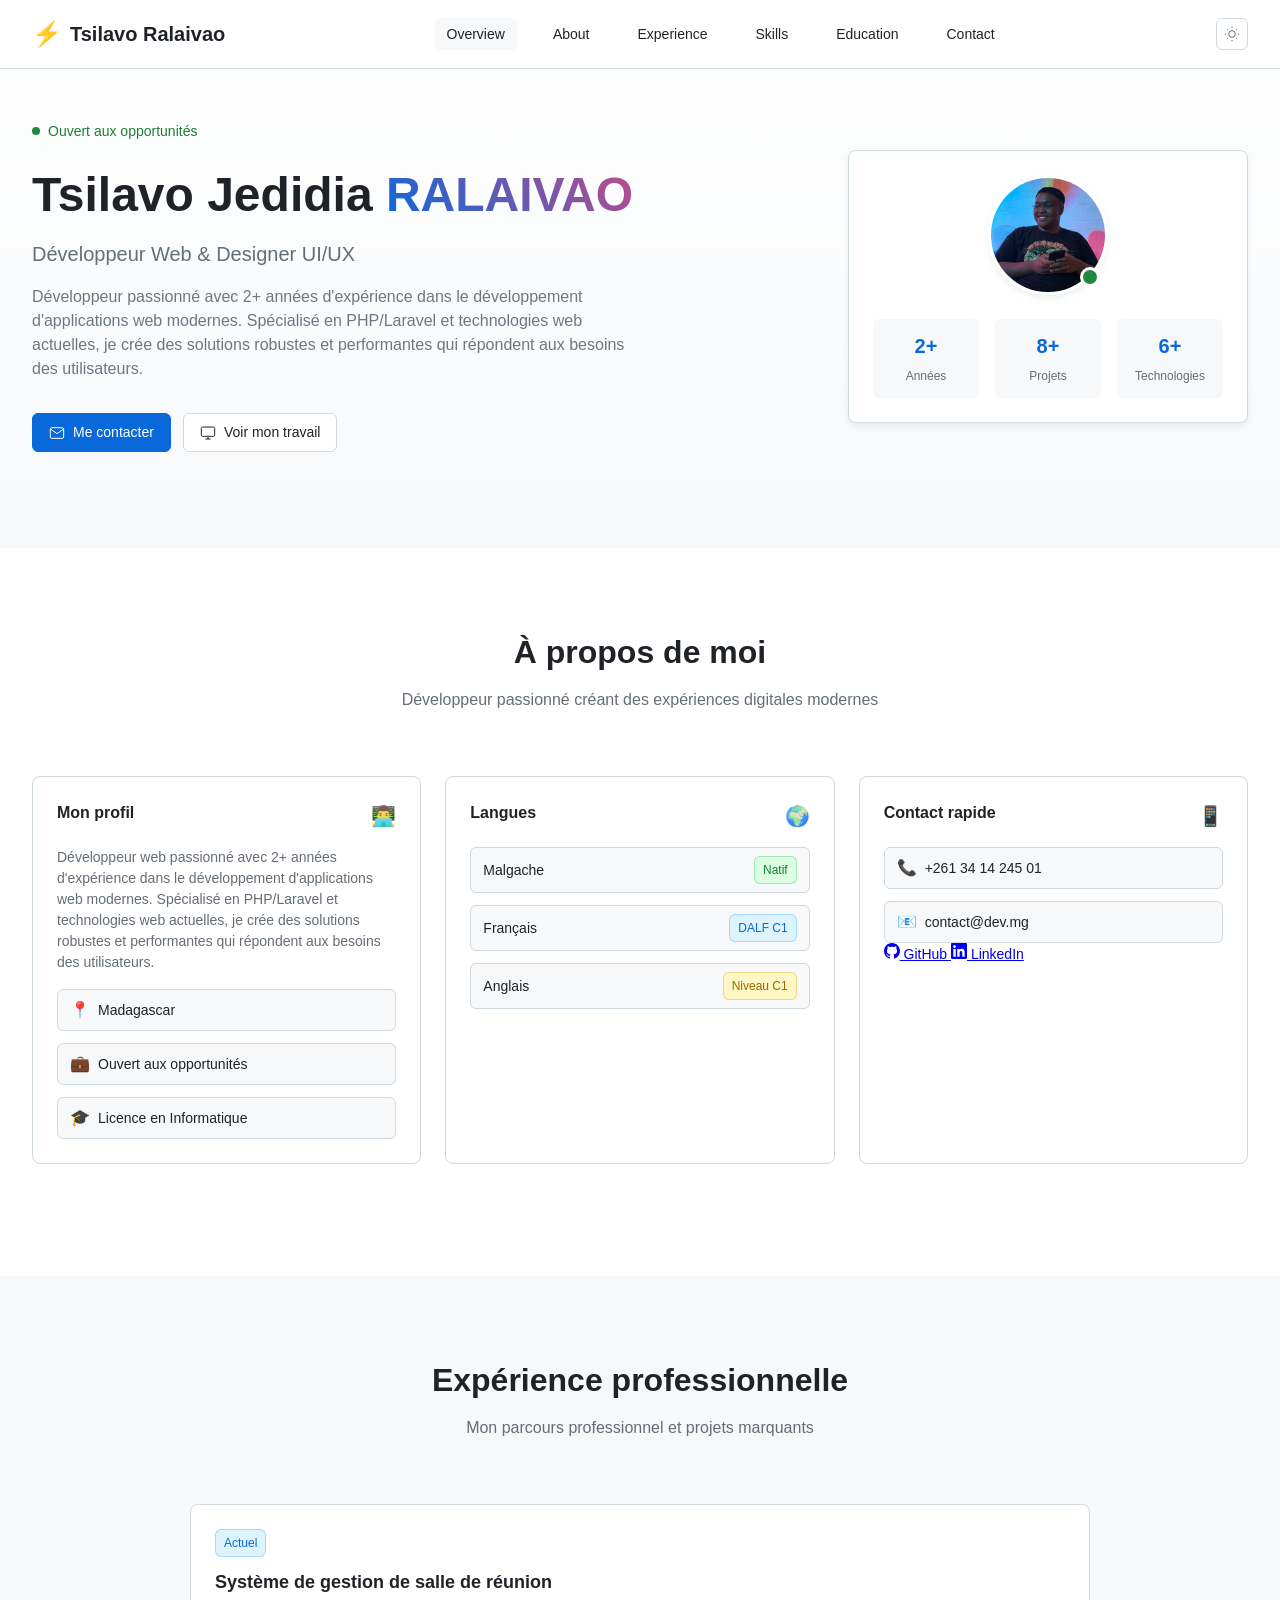
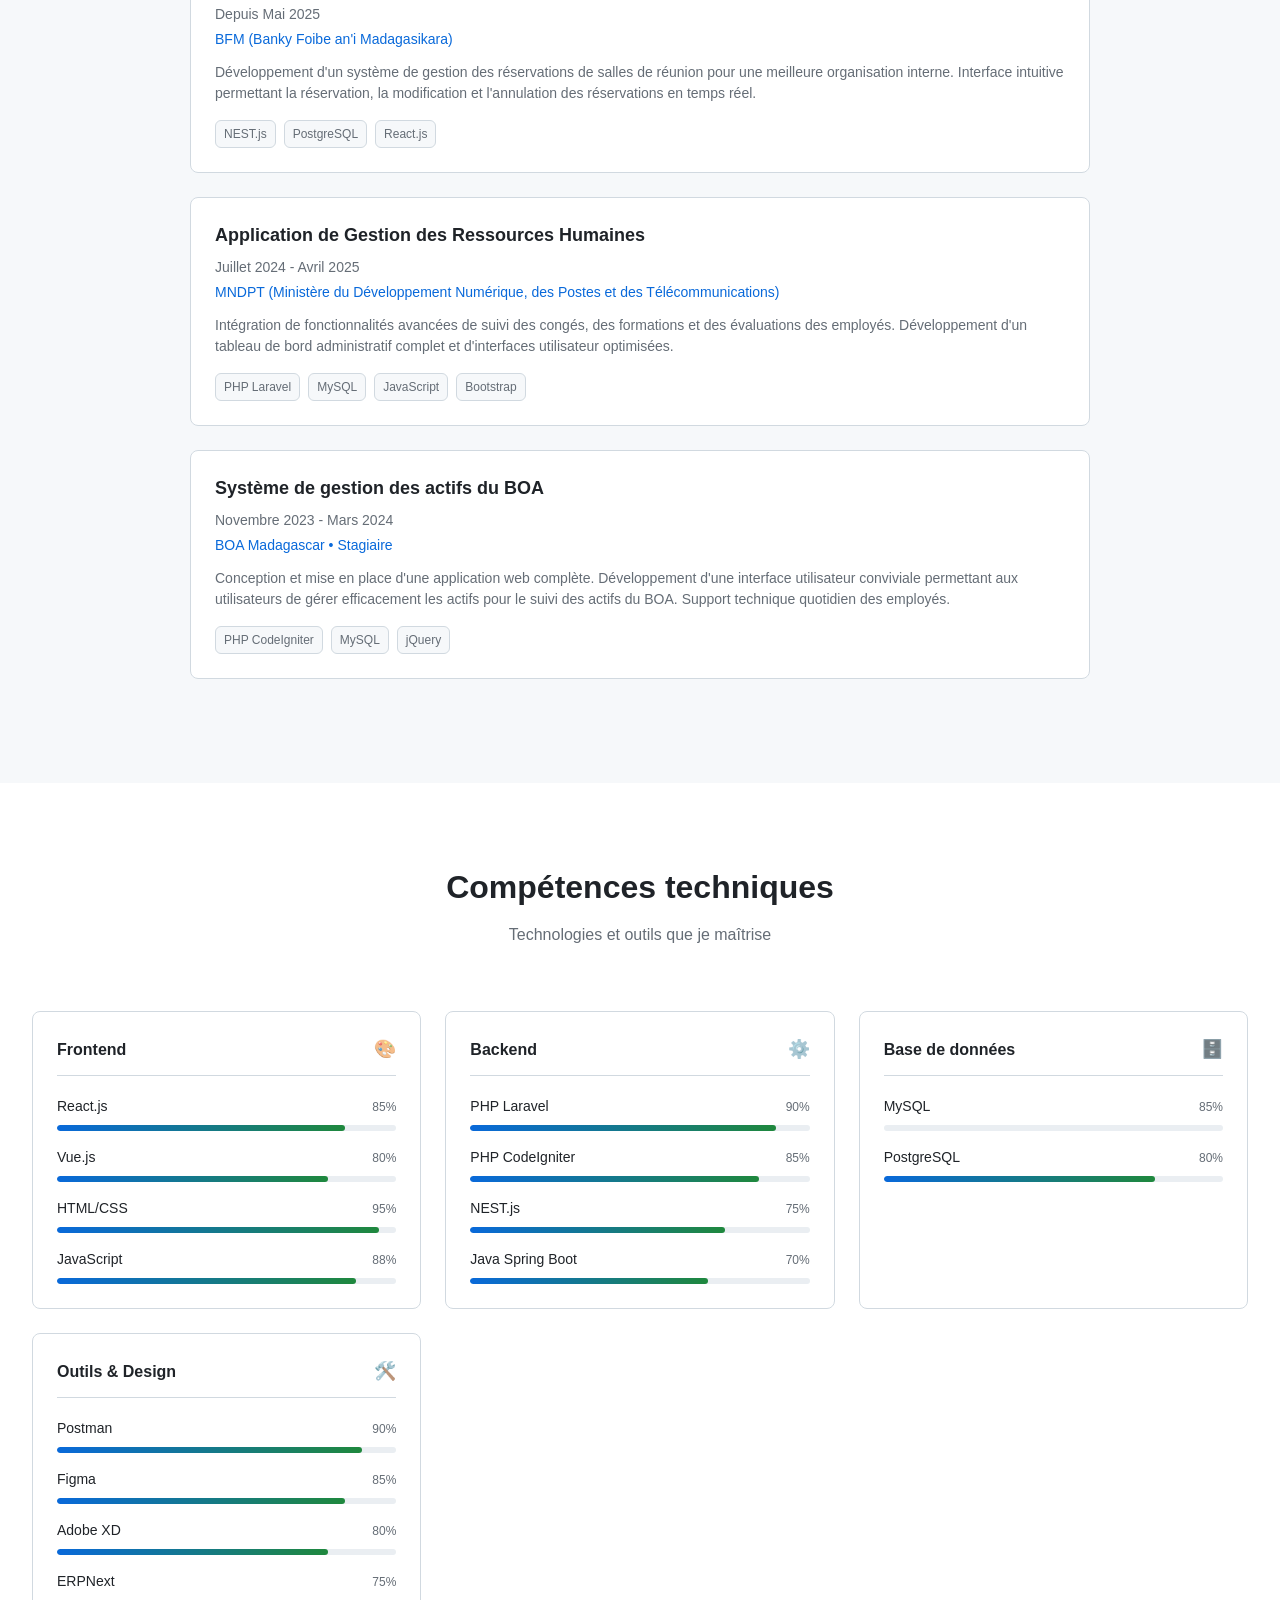
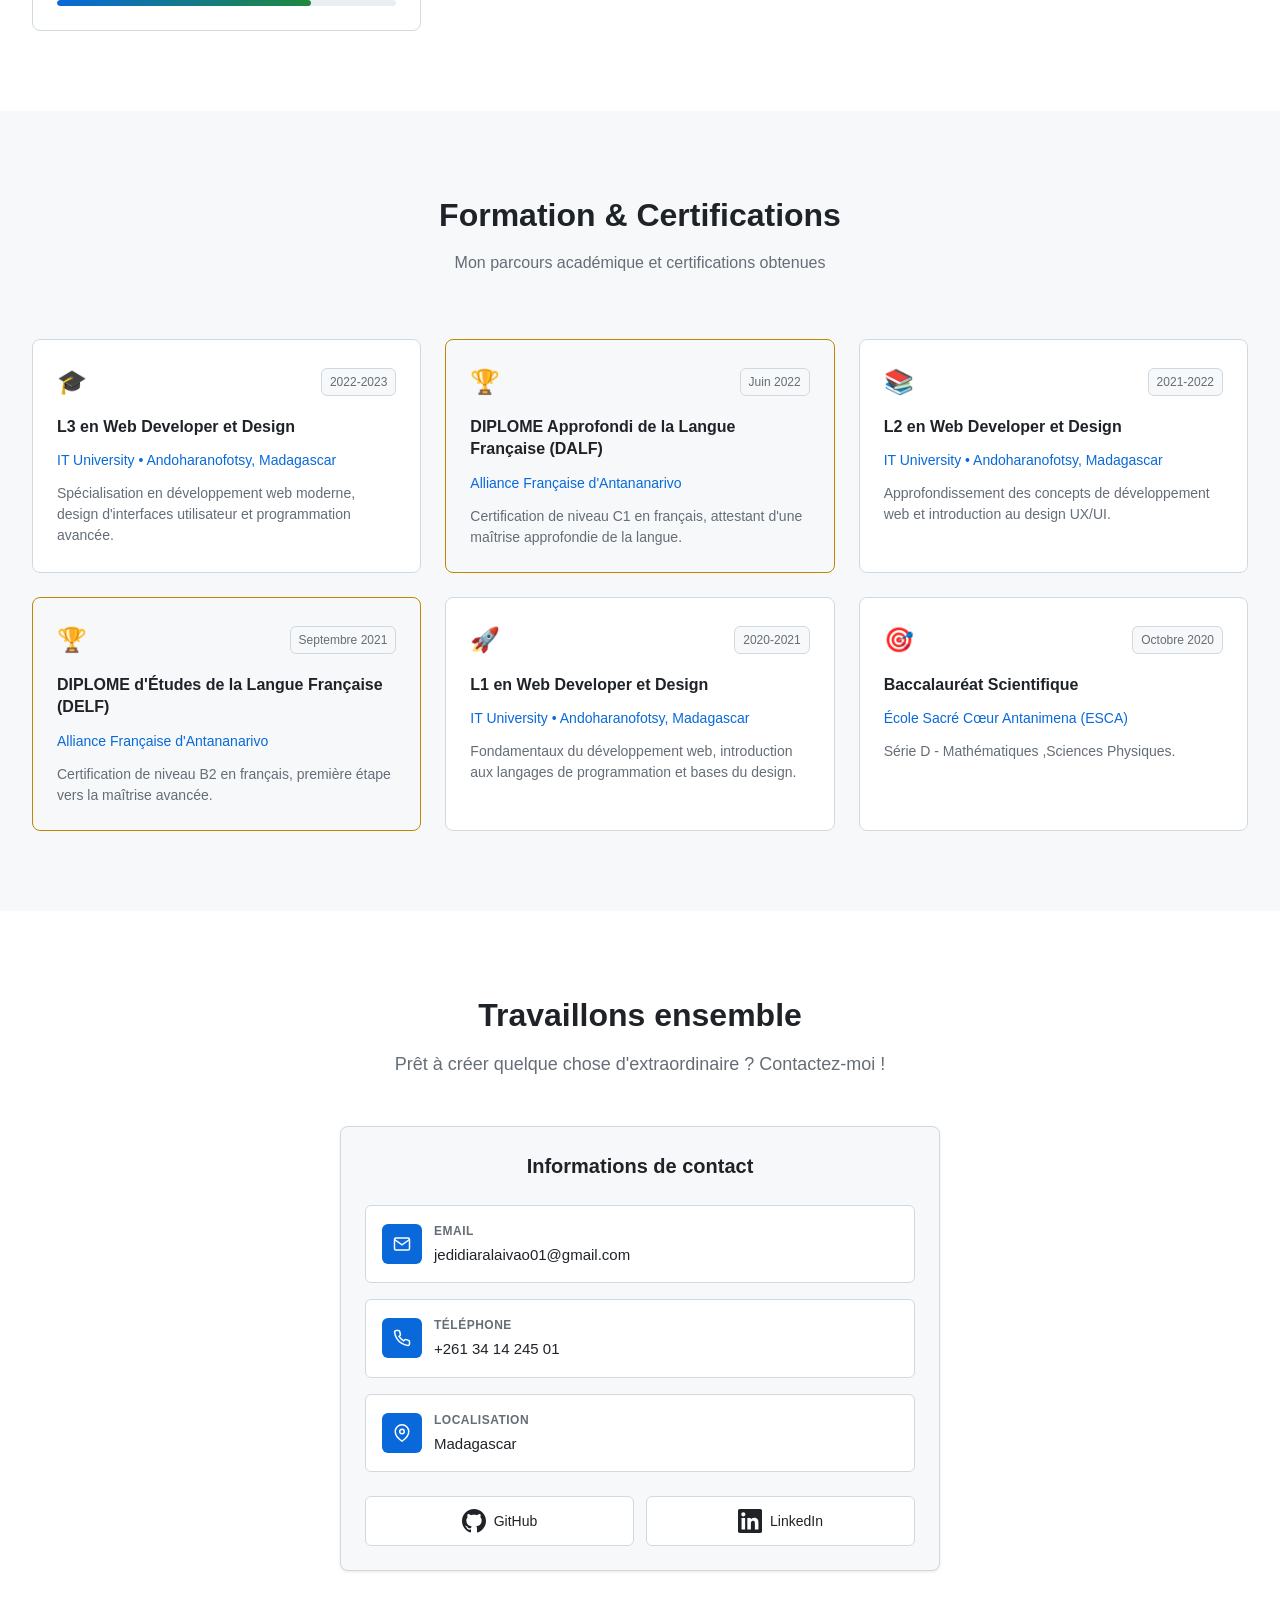
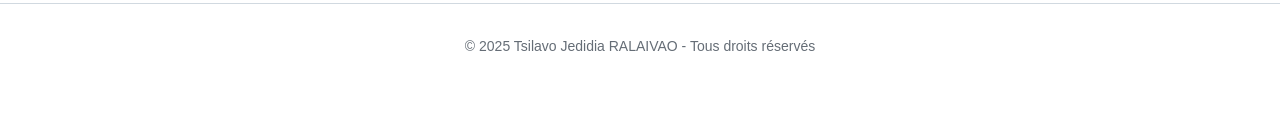
<file: index.html>
<!DOCTYPE html>
<html lang="fr">
<head>
    <meta charset="UTF-8">
    <meta name="viewport" content="width=device-width, initial-scale=1.0">
    
    <!-- Security Headers -->
    <meta http-equiv="Content-Security-Policy" content="default-src 'self'; script-src 'self' 'unsafe-inline' https://fonts.googleapis.com; style-src 'self' 'unsafe-inline' https://fonts.googleapis.com https://cdn.jsdelivr.net; font-src 'self' https://fonts.gstatic.com https://cdn.jsdelivr.net; img-src 'self' data: https:; connect-src 'self'; frame-ancestors 'none'; base-uri 'self'; form-action 'self';">
    <meta http-equiv="X-Content-Type-Options" content="nosniff">
    <meta http-equiv="X-Frame-Options" content="DENY">
    <meta http-equiv="X-XSS-Protection" content="1; mode=block">
    <meta http-equiv="Referrer-Policy" content="strict-origin-when-cross-origin">
    <meta http-equiv="Permissions-Policy" content="geolocation=(), microphone=(), camera=(), payment=(), usb=(), magnetometer=(), gyroscope=(), speaker=(), vibrate=(), fullscreen=(self)">
    
    <!-- SEO and Security -->
    <meta name="robots" content="index, follow, noarchive, nosnippet, noimageindex">
    <meta name="author" content="Tsilavo Jedidia RALAIVAO">
    <meta name="description" content="Portfolio sécurisé de Tsilavo Jedidia RALAIVAO - Développeur Web & Designer UI/UX">
    
    <title>Tsilavo Jedidia RALAIVAO - Web Developer</title>
    <link href="https://fonts.googleapis.com/css2?family=Inter:wght@300;400;500;600;700;800;900&family=SF+Pro+Display:wght@300;400;500;600;700;800;900&display=swap" rel="stylesheet">
    <link rel="stylesheet" href="styles.css">
</head>
<body>
    <!-- GitHub Style Navigation -->
    <nav class="navbar">
        <div class="nav-container">
            <a href="#hero" class="nav-brand">Tsilavo Ralaivao</a>
            <ul class="nav-menu">
                <li><a href="#hero" class="nav-link active">Overview</a></li>
                <li><a href="#about" class="nav-link">About</a></li>
                <li><a href="#experience" class="nav-link">Experience</a></li>
                <li><a href="#skills" class="nav-link">Skills</a></li>
                <li><a href="#formation" class="nav-link">Education</a></li>
                <li><a href="#contact" class="nav-link">Contact</a></li>
            </ul>
            <div class="nav-actions">
                <button class="theme-toggle" aria-label="Changer de thème">
                    <svg class="sun-icon" viewBox="0 0 24 24">
                        <circle cx="12" cy="12" r="5"/>
                        <path d="m12 1v2m0 18v2M4.22 4.22l1.42 1.42m12.72 12.72l1.42 1.42M1 12h2m18 0h2M4.22 19.78l1.42-1.42M18.36 5.64l1.42-1.42"/>
                    </svg>
                    <svg class="moon-icon" viewBox="0 0 24 24" style="display: none;">
                        <path d="M21 12.79A9 9 0 1 1 11.21 3 7 7 0 0 0 21 12.79z"/>
                    </svg>
                </button>
                <button class="mobile-menu-toggle" aria-label="Menu mobile">
                    <span></span>
                    <span></span>
                    <span></span>
                </button>
            </div>
        </div>
    </nav>

    <!-- GitHub Style Hero Section -->
        <section id="hero" class="hero">
        <div class="hero-container">
            <div class="profile-info">
                <div class="profile-badge">
                    Ouvert aux opportunités
                </div>
                <h1 class="profile-name">Tsilavo Jedidia <span class="gradient-text">RALAIVAO</span></h1>
                <p class="profile-title">Développeur Web & Designer UI/UX</p>
                <p class="profile-description">
                    Développeur passionné avec 2+ années d'expérience dans le développement d'applications web modernes. 
                    Spécialisé en PHP/Laravel et technologies web actuelles, je crée des solutions robustes et performantes 
                    qui répondent aux besoins des utilisateurs.
                </p>
                
                <div class="profile-actions">
                    <a href="#contact" class="btn btn-primary">
                        <svg width="16" height="16" viewBox="0 0 24 24" fill="none" stroke="currentColor" stroke-width="2">
                            <path d="M4 4h16c1.1 0 2 .9 2 2v12c0 1.1-.9 2-2 2H4c-1.1 0-2-.9-2-2V6c0-1.1.9-2 2-2z"/>
                            <polyline points="22,6 12,13 2,6"/>
                        </svg>
                        Me contacter
                    </a>
                    <a href="#experience" class="btn btn-secondary">
                        <svg width="16" height="16" viewBox="0 0 24 24" fill="none" stroke="currentColor" stroke-width="2">
                            <rect x="2" y="3" width="20" height="14" rx="2" ry="2"/>
                            <line x1="8" y1="21" x2="16" y2="21"/>
                            <line x1="12" y1="17" x2="12" y2="21"/>
                        </svg>
                        Voir mon travail
                    </a>
                </div>
            </div>

            <div class="profile-card">
                <div class="profile-avatar">
                    <img src="tsilavo-profile.jpg" alt="Tsilavo Jedidia RALAIVAO" class="avatar-image">
                    <div class="status-indicator"></div>
                </div>
                
                <div class="profile-stats">
                    <div class="stat-item">
                        <span class="stat-number">2+</span>
                        <span class="stat-label">Années</span>
                    </div>
                    <div class="stat-item">
                        <span class="stat-number">8+</span>
                        <span class="stat-label">Projets</span>
                    </div>
                    <div class="stat-item">
                        <span class="stat-number">6+</span>
                        <span class="stat-label">Technologies</span>
                    </div>
                </div>
                </div>
            </div>
        </section>

    <!-- About Section with GitHub Cards -->
    <section id="about" class="section">
        <div class="container">
            <div class="section-header">
                <h2>À propos de moi</h2>
                <p>Développeur passionné créant des expériences digitales modernes</p>
            </div>

            <div class="github-grid">
                <div class="github-card">
                        <div class="card-header">
                        <h3>Mon profil</h3>
                        <span class="card-emoji">👨‍💻</span>
                    </div>
                    <div class="card-content">
                        <p>Développeur web passionné avec 2+ années d'expérience dans le développement d'applications web modernes. Spécialisé en PHP/Laravel et technologies web actuelles, je crée des solutions robustes et performantes qui répondent aux besoins des utilisateurs.</p>
                        
                        <div class="quick-info">
                            <div class="info-item">
                                <span class="info-icon">📍</span>
                                <span>Madagascar</span>
                            </div>
                            <div class="info-item">
                                <span class="info-icon">💼</span>
                                <span>Ouvert aux opportunités</span>
                            </div>
                            <div class="info-item">
                                <span class="info-icon">🎓</span>
                                <span>Licence en Informatique</span>
                            </div>
                        </div>
                    </div>
                </div>

                <div class="github-card">
                    <div class="card-header">
                        <h3>Langues</h3>
                        <span class="card-emoji">🌍</span>
                    </div>
                    <div class="card-content">
                        <div class="language-list">
                            <div class="language-item">
                                <span class="language-name">Malgache</span>
                                <span class="language-level native">Natif</span>
                            </div>
                            <div class="language-item">
                                <span class="language-name">Français</span>
                                <span class="language-level advanced">DALF C1</span>
                            </div>
                            <div class="language-item">
                                <span class="language-name">Anglais</span>
                                <span class="language-level intermediate">Niveau C1</span>
                            </div>
                            </div>
                        </div>
                    </div>

                <div class="github-card">
                        <div class="card-header">
                        <h3>Contact rapide</h3>
                        <span class="card-emoji">📱</span>
                    </div>
                    <div class="card-content">
                        <div class="quick-info">
                            <div class="info-item">
                                <span class="info-icon">📞</span>
                                <span>+261 34 14 245 01</span>
                            </div>
                            <div class="info-item">
                                <span class="info-icon">📧</span>
                                <span>contact@dev.mg</span>
                            </div>
                        </div>
                        <div class="social-links">
                            <a href="https://github.com/jejew03" class="social-link">
                                <svg width="16" height="16" viewBox="0 0 24 24" fill="currentColor">
                                    <path d="M12 0c-6.626 0-12 5.373-12 12 0 5.302 3.438 9.8 8.207 11.387.599.111.793-.261.793-.577v-2.234c-3.338.726-4.033-1.416-4.033-1.416-.546-1.387-1.333-1.756-1.333-1.756-1.089-.745.083-.729.083-.729 1.205.084 1.839 1.237 1.839 1.237 1.07 1.834 2.807 1.304 3.492.997.107-.775.418-1.305.762-1.604-2.665-.305-5.467-1.334-5.467-5.931 0-1.311.469-2.381 1.236-3.221-.124-.303-.535-1.524.117-3.176 0 0 1.008-.322 3.301 1.23.957-.266 1.983-.399 3.003-.404 1.02.005 2.047.138 3.006.404 2.291-1.552 3.297-1.23 3.297-1.23.653 1.653.242 2.874.118 3.176.77.84 1.235 1.911 1.235 3.221 0 4.609-2.807 5.624-5.479 5.921.43.372.823 1.102.823 2.222v3.293c0 .319.192.694.801.576 4.765-1.589 8.199-6.086 8.199-11.386 0-6.627-5.373-12-12-12z"/>
                                </svg>
                                GitHub
                            </a>
                            <a href="https://www.linkedin.com/in/jedidia-ralaivao-bb278a279/" class="social-link">
                                <svg width="16" height="16" viewBox="0 0 24 24" fill="currentColor">
                                    <path d="M20.447 20.452h-3.554v-5.569c0-1.328-.027-3.037-1.852-3.037-1.853 0-2.136 1.445-2.136 2.939v5.667H9.351V9h3.414v1.561h.046c.477-.9 1.637-1.85 3.37-1.85 3.601 0 4.267 2.37 4.267 5.455v6.286zM5.337 7.433c-1.144 0-2.063-.926-2.063-2.065 0-1.138.92-2.063 2.063-2.063 1.14 0 2.064.925 2.064 2.063 0 1.139-.925 2.065-2.064 2.065zm1.782 13.019H3.555V9h3.564v11.452zM22.225 0H1.771C.792 0 0 .774 0 1.729v20.542C0 23.227.792 24 1.771 24h20.451C23.2 24 24 23.227 24 22.271V1.729C24 .774 23.2 0 22.222 0h.003z"/>
                                </svg>
                                LinkedIn
                            </a>
                        </div>
                    </div>
                </div>
            </div>
        </div>
    </section>

    <!-- Experience Section -->
    <section id="experience" class="section">
        <div class="container">
            <div class="section-header">
                <h2>Expérience professionnelle</h2>
                <p>Mon parcours professionnel et projets marquants</p>
            </div>

            <div class="experience-timeline">
                <div class="timeline-item">
                    <div class="timeline-marker">
                        <div class="marker-dot current"></div>
                    </div>
                    <div class="timeline-content">
                        <div class="timeline-badge current">Actuel</div>
                        <h3>Système de gestion de salle de réunion</h3>
                        <p class="timeline-period">Depuis Mai 2025</p>
                        <p class="timeline-company">BFM (Banky Foibe an'i Madagasikara)</p>
                        <p class="timeline-description">
                            Développement d'un système de gestion des réservations de salles de réunion pour une meilleure organisation interne. Interface intuitive permettant la réservation, la modification et l'annulation des réservations en temps réel.
                        </p>
                        <div class="timeline-tech">
                            <span class="tech-badge">NEST.js</span>
                            <span class="tech-badge">PostgreSQL</span>
                            <span class="tech-badge">React.js</span>
                        </div>
                    </div>
                </div>

                <div class="timeline-item">
                    <div class="timeline-marker">
                        <div class="marker-dot"></div>
                    </div>
                    <div class="timeline-content">
                        <h3>Application de Gestion des Ressources Humaines</h3>
                        <p class="timeline-period">Juillet 2024 - Avril 2025</p>
                        <p class="timeline-company">MNDPT (Ministère du Développement Numérique, des Postes et des Télécommunications)</p>
                        <p class="timeline-description">
                            Intégration de fonctionnalités avancées de suivi des congés, des formations et des évaluations des employés. Développement d'un tableau de bord administratif complet et d'interfaces utilisateur optimisées.
                        </p>
                        <div class="timeline-tech">
                            <span class="tech-badge">PHP Laravel</span>
                            <span class="tech-badge">MySQL</span>
                            <span class="tech-badge">JavaScript</span>
                            <span class="tech-badge">Bootstrap</span>
                        </div>
                    </div>
                </div>

                <div class="timeline-item">
                    <div class="timeline-marker">
                        <div class="marker-dot"></div>
                    </div>
                    <div class="timeline-content">
                        <h3>Système de gestion des actifs du BOA</h3>
                        <p class="timeline-period">Novembre 2023 - Mars 2024</p>
                        <p class="timeline-company">BOA Madagascar • Stagiaire</p>
                        <p class="timeline-description">
                            Conception et mise en place d'une application web complète. Développement d'une interface utilisateur conviviale permettant aux utilisateurs de gérer efficacement les actifs pour le suivi des actifs du BOA. Support technique quotidien des employés.
                        </p>
                        <div class="timeline-tech">
                            <span class="tech-badge">PHP CodeIgniter</span>
                            <span class="tech-badge">MySQL</span>
                            <span class="tech-badge">jQuery</span>
                        </div>
                    </div>
                </div>
            </div>
        </div>
    </section>

    <!-- Skills Section -->
    <section id="skills" class="section">
        <div class="container">
            <div class="section-header">
                <h2>Compétences techniques</h2>
                <p>Technologies et outils que je maîtrise</p>
            </div>

            <div class="skills-grid">
                <div class="skill-category-card">
                    <div class="category-header">
                        <h3>Frontend</h3>
                        <span class="category-icon">🎨</span>
                        </div>
                        <div class="skills-list">
                            <div class="skill-item">
                            <div class="skill-info">
                                <span class="skill-name">React.js</span>
                                <span class="skill-percentage">85%</span>
                            </div>
                            <div class="skill-bar">
                                <div class="skill-progress" style="width: 85%"></div>
                            </div>
                            </div>
                            <div class="skill-item">
                            <div class="skill-info">
                                <span class="skill-name">Vue.js</span>
                                <span class="skill-percentage">80%</span>
                            </div>
                            <div class="skill-bar">
                                <div class="skill-progress" style="width: 80%"></div>
                            </div>
                            </div>
                            <div class="skill-item">
                            <div class="skill-info">
                                <span class="skill-name">HTML/CSS</span>
                                <span class="skill-percentage">95%</span>
                            </div>
                            <div class="skill-bar">
                                <div class="skill-progress" style="width: 95%"></div>
                            </div>
                        </div>
                        <div class="skill-item">
                            <div class="skill-info">
                                <span class="skill-name">JavaScript</span>
                                <span class="skill-percentage">88%</span>
                    </div>
                            <div class="skill-bar">
                                <div class="skill-progress" style="width: 88%"></div>
                            </div>
                        </div>
                    </div>
                        </div>

                <div class="skill-category-card">
                    <div class="category-header">
                        <h3>Backend</h3>
                        <span class="category-icon">⚙️</span>
                    </div>
                    <div class="skills-list">
                        <div class="skill-item">
                            <div class="skill-info">
                                <span class="skill-name">PHP Laravel</span>
                                <span class="skill-percentage">90%</span>
                        </div>
                            <div class="skill-bar">
                                <div class="skill-progress" style="width: 90%"></div>
                            </div>
                                </div>
                        <div class="skill-item">
                            <div class="skill-info">
                                <span class="skill-name">PHP CodeIgniter</span>
                                <span class="skill-percentage">85%</span>
                            </div>
                            <div class="skill-bar">
                                <div class="skill-progress" style="width: 85%"></div>
                            </div>
                        </div>
                        <div class="skill-item">
                            <div class="skill-info">
                                <span class="skill-name">NEST.js</span>
                                <span class="skill-percentage">75%</span>
                    </div>
                            <div class="skill-bar">
                                <div class="skill-progress" style="width: 75%"></div>
                            </div>
                                </div>
                        <div class="skill-item">
                            <div class="skill-info">
                                <span class="skill-name">Java Spring Boot</span>
                                <span class="skill-percentage">70%</span>
                            </div>
                            <div class="skill-bar">
                                <div class="skill-progress" style="width: 70%"></div>
                            </div>
                        </div>
                    </div>
                </div>

                <div class="skill-category-card">
                    <div class="category-header">
                        <h3>Base de données</h3>
                        <span class="category-icon">🗄️</span>
                    </div>
                    <div class="skills-list">
                        <div class="skill-item">
                            <div class="skill-info">
                                <span class="skill-name">MySQL</span>
                                <span class="skill-percentage">85%</span>
            </div>
                            <div class="skill-bar">
                                <div class="skill-progress" style="width: 85%"></div>
                </div>
                        </div>
                        <div class="skill-item">
                            <div class="skill-info">
                                <span class="skill-name">PostgreSQL</span>
                                <span class="skill-percentage">80%</span>
                            </div>
                            <div class="skill-bar">
                                <div class="skill-progress" style="width: 80%"></div>
                            </div>
                            </div>
                        </div>
                    </div>
                    
                <div class="skill-category-card">
                    <div class="category-header">
                        <h3>Outils & Design</h3>
                        <span class="category-icon">🛠️</span>
                    </div>
                    <div class="skills-list">
                        <div class="skill-item">
                            <div class="skill-info">
                                <span class="skill-name">Postman</span>
                                <span class="skill-percentage">90%</span>
                            </div>
                            <div class="skill-bar">
                                <div class="skill-progress" style="width: 90%"></div>
                            </div>
                        </div>
                        <div class="skill-item">
                            <div class="skill-info">
                                <span class="skill-name">Figma</span>
                                <span class="skill-percentage">85%</span>
                            </div>
                            <div class="skill-bar">
                                <div class="skill-progress" style="width: 85%"></div>
                            </div>
                        </div>
                        <div class="skill-item">
                            <div class="skill-info">
                                <span class="skill-name">Adobe XD</span>
                                <span class="skill-percentage">80%</span>
                            </div>
                            <div class="skill-bar">
                                <div class="skill-progress" style="width: 80%"></div>
                    </div>
                        </div>
                        <div class="skill-item">
                            <div class="skill-info">
                                <span class="skill-name">ERPNext</span>
                                <span class="skill-percentage">75%</span>
                            </div>
                            <div class="skill-bar">
                                <div class="skill-progress" style="width: 75%"></div>
                            </div>
                        </div>
                    </div>
                </div>
            </div>
        </div>
    </section>

    <!-- Formation Section -->
    <section id="formation" class="section">
        <div class="container">
            <div class="section-header">
                <h2>Formation & Certifications</h2>
                <p>Mon parcours académique et certifications obtenues</p>
            </div>

            <div class="formation-grid">
                <div class="formation-card">
                    <div class="formation-header">
                        <div class="formation-icon">🎓</div>
                        <div class="formation-period">2022-2023</div>
                    </div>
                    <h3>L3 en Web Developer et Design</h3>
                    <p class="formation-school">IT University • Andoharanofotsy, Madagascar</p>
                    <p class="formation-description">
                        Spécialisation en développement web moderne, design d'interfaces utilisateur et programmation avancée.
                    </p>
                </div>

                <div class="formation-card highlight">
                    <div class="formation-header">
                        <div class="formation-icon">🏆</div>
                        <div class="formation-period">Juin 2022</div>
                    </div>
                    <h3>DIPLOME Approfondi de la Langue Française (DALF)</h3>
                    <p class="formation-school">Alliance Française d'Antananarivo</p>
                    <p class="formation-description">
                        Certification de niveau C1 en français, attestant d'une maîtrise approfondie de la langue.
                    </p>
                </div>

                <div class="formation-card">
                    <div class="formation-header">
                        <div class="formation-icon">📚</div>
                        <div class="formation-period">2021-2022</div>
                    </div>
                    <h3>L2 en Web Developer et Design</h3>
                    <p class="formation-school">IT University • Andoharanofotsy, Madagascar</p>
                    <p class="formation-description">
                        Approfondissement des concepts de développement web et introduction au design UX/UI.
                    </p>
                </div>

                <div class="formation-card highlight">
                    <div class="formation-header">
                        <div class="formation-icon">🏆</div>
                        <div class="formation-period">Septembre 2021</div>
                    </div>
                    <h3>DIPLOME d'Études de la Langue Française (DELF)</h3>
                    <p class="formation-school">Alliance Française d'Antananarivo</p>
                    <p class="formation-description">
                        Certification de niveau B2 en français, première étape vers la maîtrise avancée.
                    </p>
                </div>

                <div class="formation-card">
                    <div class="formation-header">
                        <div class="formation-icon">🚀</div>
                        <div class="formation-period">2020-2021</div>
                    </div>
                    <h3>L1 en Web Developer et Design</h3>
                    <p class="formation-school">IT University • Andoharanofotsy, Madagascar</p>
                    <p class="formation-description">
                        Fondamentaux du développement web, introduction aux langages de programmation et bases du design.
                    </p>
                </div>

                <div class="formation-card">
                    <div class="formation-header">
                        <div class="formation-icon">🎯</div>
                        <div class="formation-period">Octobre 2020</div>
                    </div>
                    <h3>Baccalauréat Scientifique</h3>
                    <p class="formation-school">École Sacré Cœur Antanimena (ESCA)</p>
                    <p class="formation-description">
                        Série D - Mathématiques ,Sciences Physiques.
                    </p>
                    </div>
                </div>
            </div>
        </section>

    <!-- Contact Section -->
    <footer id="contact" class="contact-section">
        <div class="container">
            <div class="contact-content">
                <div class="contact-header">
                    <h2>Travaillons ensemble</h2>
                    <p>Prêt à créer quelque chose d'extraordinaire ? Contactez-moi !</p>
                </div>

                <div class="contact-grid">
                    <div class="contact-info-card">
                        <h3>Informations de contact</h3>
                        <div class="contact-items">
                            <div class="contact-item">
                                <div class="contact-icon">
                                    <svg width="20" height="20" viewBox="0 0 24 24" fill="none" stroke="currentColor" stroke-width="2">
                                        <path d="M4 4h16c1.1 0 2 .9 2 2v12c0 1.1-.9 2-2 2H4c-1.1 0-2-.9-2-2V6c0-1.1.9-2 2-2z"/>
                                        <polyline points="22,6 12,13 2,6"/>
                                    </svg>
                                </div>
                                <div class="contact-details">
                                    <span class="contact-label">Email</span>
                                    <span class="contact-value">jedidiaralaivao01@gmail.com</span>
                                </div>
                            </div>
                            <div class="contact-item">
                                <div class="contact-icon">
                                    <svg width="20" height="20" viewBox="0 0 24 24" fill="none" stroke="currentColor" stroke-width="2">
                                        <path d="M22 16.92v3a2 2 0 0 1-2.18 2 19.79 19.79 0 0 1-8.63-3.07 19.5 19.5 0 0 1-6-6 19.79 19.79 0 0 1-3.07-8.67A2 2 0 0 1 4.11 2h3a2 2 0 0 1 2 1.72 12.84 12.84 0 0 0 .7 2.81 2 2 0 0 1-.45 2.11L8.09 9.91a16 16 0 0 0 6 6l1.27-1.27a2 2 0 0 1 2.11-.45 12.84 12.84 0 0 0 2.81.7A2 2 0 0 1 22 16.92z"/>
                                    </svg>
                                </div>
                                <div class="contact-details">
                                    <span class="contact-label">Téléphone</span>
                                    <span class="contact-value">+261 34 14 245 01</span>
                                </div>
                            </div>
                            <div class="contact-item">
                                <div class="contact-icon">
                                    <svg width="20" height="20" viewBox="0 0 24 24" fill="none" stroke="currentColor" stroke-width="2">
                                        <path d="M21 10c0 7-9 13-9 13s-9-6-9-13a9 9 0 0 1 18 0z"/>
                                        <circle cx="12" cy="10" r="3"/>
                                    </svg>
                                </div>
                                <div class="contact-details">
                                    <span class="contact-label">Localisation</span>
                                    <span class="contact-value">Madagascar</span>
                                </div>
                            </div>
                        </div>

                        <div class="social-links">
                            <a href="https://github.com/jejew03" class="social-link">
                                <svg width="24" height="24" viewBox="0 0 24 24" fill="currentColor">
                                    <path d="M12 0c-6.626 0-12 5.373-12 12 0 5.302 3.438 9.8 8.207 11.387.599.111.793-.261.793-.577v-2.234c-3.338.726-4.033-1.416-4.033-1.416-.546-1.387-1.333-1.756-1.333-1.756-1.089-.745.083-.729.083-.729 1.205.084 1.839 1.237 1.839 1.237 1.07 1.834 2.807 1.304 3.492.997.107-.775.418-1.305.762-1.604-2.665-.305-5.467-1.334-5.467-5.931 0-1.311.469-2.381 1.236-3.221-.124-.303-.535-1.524.117-3.176 0 0 1.008-.322 3.301 1.23.957-.266 1.983-.399 3.003-.404 1.02.005 2.047.138 3.006.404 2.291-1.552 3.297-1.23 3.297-1.23.653 1.653.242 2.874.118 3.176.77.84 1.235 1.911 1.235 3.221 0 4.609-2.807 5.624-5.479 5.921.43.372.823 1.102.823 2.222v3.293c0 .319.192.694.801.576 4.765-1.589 8.199-6.086 8.199-11.386 0-6.627-5.373-12-12-12z"/>
                                </svg>
                                <span>GitHub</span>
                            </a>
                            <a href="https://www.linkedin.com/in/jedidia-ralaivao-bb278a279/" class="social-link">
                                <svg width="24" height="24" viewBox="0 0 24 24" fill="currentColor">
                                    <path d="M20.447 20.452h-3.554v-5.569c0-1.328-.027-3.037-1.852-3.037-1.853 0-2.136 1.445-2.136 2.939v5.667H9.351V9h3.414v1.561h.046c.477-.9 1.637-1.85 3.37-1.85 3.601 0 4.267 2.37 4.267 5.455v6.286zM5.337 7.433c-1.144 0-2.063-.926-2.063-2.065 0-1.138.92-2.063 2.063-2.063 1.14 0 2.064.925 2.064 2.063 0 1.139-.925 2.065-2.064 2.065zm1.782 13.019H3.555V9h3.564v11.452zM22.225 0H1.771C.792 0 0 .774 0 1.729v20.542C0 23.227.792 24 1.771 24h20.451C23.2 24 24 23.227 24 22.271V1.729C24 .774 23.2 0 22.222 0h.003z"/>
                                </svg>
                                <span>LinkedIn</span>
                            </a>
                        </div>
                    </div>
                </div>
            </div>
        </div>

        <div class="footer-bottom">
            <p>© 2025 Tsilavo Jedidia RALAIVAO - Tous droits réservés</p>
        </div>
    </footer>

    <script src="script.js"></script>
    </body>
    </html>
</file>
<file: styles.css>
/* GitHub Inspired Design System */
:root {
    /* GitHub Color Palette */
    --github-canvas-default: #ffffff;
    --github-canvas-overlay: #ffffff;
    --github-canvas-inset: #f6f8fa;
    --github-canvas-subtle: #f6f8fa;
    
    --github-fg-default: #1f2328;
    --github-fg-muted: #656d76;
    --github-fg-subtle: #6e7781;
    --github-fg-on-emphasis: #ffffff;
    
    --github-border-default: #d1d9e0;
    --github-border-muted: #d8dee4;
    --github-border-subtle: #eaeef2;
    
    --github-accent-fg: #0969da;
    --github-accent-emphasis: #0969da;
    --github-accent-muted: rgba(84, 174, 255, 0.4);
    --github-accent-subtle: #ddf4ff;
    
    --github-success-fg: #1a7f37;
    --github-success-emphasis: #1f883d;
    --github-success-muted: rgba(74, 194, 107, 0.4);
    --github-success-subtle: #dcffe4;
    
    --github-attention-fg: #9a6700;
    --github-attention-emphasis: #bf8700;
    --github-attention-muted: rgba(212, 167, 44, 0.4);
    --github-attention-subtle: #fff8c5;
    
    --github-severe-fg: #bc4c00;
    --github-severe-emphasis: #d1242f;
    --github-severe-muted: rgba(255, 129, 130, 0.4);
    --github-severe-subtle: #ffebe9;
    
    --github-danger-fg: #d1242f;
    --github-danger-emphasis: #cf222e;
    
    --github-open-fg: #1a7f37;
    --github-open-emphasis: #1f883d;
    
    --github-closed-fg: #d1242f;
    --github-closed-emphasis: #cf222e;
    
    --github-done-fg: #8250df;
    --github-done-emphasis: #8250df;
    
    --github-sponsors-fg: #bf4b8a;
    --github-sponsors-emphasis: #bf4b8a;
    
    /* Shadows */
    --github-shadow-small: 0 1px 0 rgba(31, 35, 40, 0.04);
    --github-shadow-medium: 0 3px 6px rgba(140, 149, 159, 0.15);
    --github-shadow-large: 0 8px 24px rgba(140, 149, 159, 0.2);
    --github-shadow-extra-large: 0 12px 28px rgba(140, 149, 159, 0.15);
    
    /* Typography */
    --github-font-stack: -apple-system, BlinkMacSystemFont, "Segoe UI", "Noto Sans", Helvetica, Arial, sans-serif, "Apple Color Emoji", "Segoe UI Emoji";
    --github-font-mono: ui-monospace, SFMono-Regular, "SF Mono", Consolas, "Liberation Mono", Menlo, monospace;
    
    /* Spacing */
    --github-space-1: 0.25rem;
    --github-space-2: 0.5rem;
    --github-space-3: 0.75rem;
    --github-space-4: 1rem;
    --github-space-5: 1.25rem;
    --github-space-6: 1.5rem;
    --github-space-8: 2rem;
    --github-space-10: 2.5rem;
    --github-space-12: 3rem;
    --github-space-16: 4rem;
    --github-space-20: 5rem;
    --github-space-24: 6rem;
    
    /* Border radius */
    --github-borderRadius-small: 3px;
    --github-borderRadius-medium: 6px;
    --github-borderRadius-large: 8px;
    --github-borderRadius-xlarge: 12px;
    --github-borderRadius-full: 50%;
}

/* Dark theme */
[data-theme="dark"] {
    --github-canvas-default: #0d1117;
    --github-canvas-overlay: #161b22;
    --github-canvas-inset: #010409;
    --github-canvas-subtle: #161b22;
    
    --github-fg-default: #e6edf3;
    --github-fg-muted: #848d97;
    --github-fg-subtle: #6e7681;
    --github-fg-on-emphasis: #ffffff;
    
    --github-border-default: #30363d;
    --github-border-muted: #21262d;
    --github-border-subtle: #21262d;
    
    --github-accent-fg: #2f81f7;
    --github-accent-emphasis: #1f6feb;
    --github-accent-muted: rgba(56, 139, 253, 0.4);
    --github-accent-subtle: rgba(56, 139, 253, 0.15);
    
    --github-success-fg: #3fb950;
    --github-success-emphasis: #238636;
    --github-success-muted: rgba(46, 160, 67, 0.4);
    --github-success-subtle: rgba(46, 160, 67, 0.15);
    
    --github-attention-fg: #d29922;
    --github-attention-emphasis: #9e6a03;
    --github-attention-muted: rgba(187, 128, 9, 0.4);
    --github-attention-subtle: rgba(187, 128, 9, 0.15);
    
    --github-severe-fg: #f85149;
    --github-severe-emphasis: #da3633;
    --github-severe-muted: rgba(248, 81, 73, 0.4);
    --github-severe-subtle: rgba(248, 81, 73, 0.15);
    
    --github-danger-fg: #f85149;
    --github-danger-emphasis: #da3633;
    
    --github-open-fg: #3fb950;
    --github-open-emphasis: #238636;
    
    --github-closed-fg: #f85149;
    --github-closed-emphasis: #da3633;
    
    --github-done-fg: #a5a5ff;
    --github-done-emphasis: #8b949e;
    
    --github-sponsors-fg: #db61a2;
    --github-sponsors-emphasis: #bf4b8a;
}

/* Reset */
* {
    margin: 0;
    padding: 0;
    box-sizing: border-box;
}

body {
    font-family: var(--github-font-stack);
    font-size: 14px;
    line-height: 1.5;
    color: var(--github-fg-default);
    background-color: var(--github-canvas-default);
    -webkit-text-size-adjust: 100%;
}

/* Container */
.container {
    max-width: 1280px;
    margin: 0 auto;
    padding: 0 var(--github-space-4);
}

@media (min-width: 768px) {
    .container {
        padding: 0 var(--github-space-8);
    }
}

/* GitHub Navigation */
.navbar {
    position: fixed;
    top: 0;
    left: 0;
    right: 0;
    z-index: 1000;
    background-color: var(--github-canvas-default);
    border-bottom: 1px solid var(--github-border-default);
    padding: var(--github-space-4) 0;
}

.nav-container {
    max-width: 1280px;
    margin: 0 auto;
    display: flex;
    justify-content: space-between;
    align-items: center;
    padding: 0 var(--github-space-4);
}

@media (min-width: 768px) {
    .nav-container {
        padding: 0 var(--github-space-8);
    }
}

.nav-brand {
    display: flex;
    align-items: center;
    font-size: 20px;
    font-weight: 600;
    color: var(--github-fg-default);
    text-decoration: none;
}

.nav-brand::before {
    content: "⚡";
    margin-right: var(--github-space-2);
    font-size: 24px;
}

.nav-menu {
    display: none;
    list-style: none;
    align-items: center;
    gap: var(--github-space-6);
}

@media (min-width: 768px) {
    .nav-menu {
        display: flex;
    }
}

.nav-link {
    color: var(--github-fg-default);
    text-decoration: none;
    font-weight: 500;
    padding: var(--github-space-2) var(--github-space-3);
    border-radius: var(--github-borderRadius-medium);
    transition: background-color 0.2s;
    position: relative;
}

.nav-link:hover,
.nav-link.active {
    background-color: var(--github-canvas-subtle);
}

.nav-actions {
    display: flex;
    align-items: center;
    gap: var(--github-space-2);
}

.theme-toggle {
    display: flex;
    align-items: center;
    justify-content: center;
    width: 32px;
    height: 32px;
    border: 1px solid var(--github-border-default);
    border-radius: var(--github-borderRadius-medium);
    background-color: var(--github-canvas-default);
    color: var(--github-fg-muted);
    cursor: pointer;
    transition: all 0.2s;
}

.theme-toggle:hover {
    background-color: var(--github-canvas-subtle);
    border-color: var(--github-border-muted);
}

.theme-toggle svg {
    width: 16px;
    height: 16px;
    stroke: currentColor;
    fill: none;
    stroke-width: 1.5;
}

.mobile-menu-toggle {
    display: flex;
    flex-direction: column;
    gap: 3px;
    width: 32px;
    height: 32px;
    border: 1px solid var(--github-border-default);
    border-radius: var(--github-borderRadius-medium);
    background-color: var(--github-canvas-default);
    cursor: pointer;
    padding: var(--github-space-2);
    justify-content: center;
    align-items: center;
    transition: all 0.2s;
}

@media (min-width: 768px) {
    .mobile-menu-toggle {
        display: none;
    }
}

.mobile-menu-toggle:hover {
    background-color: var(--github-canvas-subtle);
}

.mobile-menu-toggle span {
    width: 16px;
    height: 2px;
    background-color: var(--github-fg-default);
    border-radius: 1px;
    transition: all 0.3s;
}

.mobile-menu-toggle.active span:nth-child(1) {
    transform: rotate(45deg) translate(4px, 4px);
}
.mobile-menu-toggle.active span:nth-child(2) {
    opacity: 0;
}
.mobile-menu-toggle.active span:nth-child(3) {
    transform: rotate(-45deg) translate(4px, -4px);
}

/* Mobile Navigation */
@media (max-width: 767px) {
    .nav-menu {
        position: fixed;
        top: 73px;
        left: 0;
        right: 0;
        background-color: var(--github-canvas-default);
        border-bottom: 1px solid var(--github-border-default);
        padding: var(--github-space-4);
        flex-direction: column;
        align-items: stretch;
        gap: var(--github-space-2);
        transform: translateY(-100%);
        transition: transform 0.3s ease;
        box-shadow: var(--github-shadow-large);
    }
    
    .nav-menu.active {
        display: flex;
        transform: translateY(0);
    }
    
    .nav-link {
        padding: var(--github-space-3) var(--github-space-4);
        text-align: center;
    }
}

/* Hero Section */
.hero {
    padding: 120px 0 var(--github-space-24);
    background: linear-gradient(180deg, var(--github-canvas-default) 0%, var(--github-canvas-subtle) 100%);
}

.hero-container {
    max-width: 1280px;
    margin: 0 auto;
    padding: 0 var(--github-space-4);
    display: grid;
    grid-template-columns: 1fr;
    gap: var(--github-space-12);
    align-items: center;
}

@media (min-width: 1024px) {
    .hero-container {
        grid-template-columns: 1fr 400px;
        padding: 0 var(--github-space-8);
    }
}

.profile-info {
    text-align: center;
}

@media (min-width: 1024px) {
    .profile-info {
        text-align: left;
    }
}

.profile-badge {
    display: inline-flex;
    align-items: center;
    gap: var(--github-space-2);
    color: var(--github-success-fg);
    font-size: 14px;
    font-weight: 500;
    margin-bottom: var(--github-space-6);
}

.profile-badge::before {
    content: "";
    width: 8px;
    height: 8px;
    background-color: var(--github-success-emphasis);
    border-radius: 50%;
    animation: pulse 2s infinite;
}

@keyframes pulse {
    0%, 100% { opacity: 1; }
    50% { opacity: 0.5; }
}

.profile-name {
    font-size: clamp(32px, 5vw, 48px);
    font-weight: 600;
    line-height: 1.2;
    color: var(--github-fg-default);
    margin-bottom: var(--github-space-4);
}

.gradient-text {
    background: linear-gradient(45deg, var(--github-accent-fg), var(--github-sponsors-fg));
    -webkit-background-clip: text;
    -webkit-text-fill-color: transparent;
    background-clip: text;
}

.profile-title {
    font-size: 20px;
    font-weight: 400;
    color: var(--github-fg-muted);
    margin-bottom: var(--github-space-4);
}

.profile-description {
    font-size: 16px;
    color: var(--github-fg-subtle);
    margin-bottom: var(--github-space-8);
    max-width: 600px;
}

@media (min-width: 1024px) {
    .profile-description {
        margin: 0 0 var(--github-space-8) 0;
    }
}

.profile-actions {
    display: flex;
    gap: var(--github-space-3);
    justify-content: center;
    flex-wrap: wrap;
}

@media (min-width: 1024px) {
    .profile-actions {
        justify-content: flex-start;
    }
}

.profile-card {
    background-color: var(--github-canvas-default);
    border: 1px solid var(--github-border-default);
    border-radius: var(--github-borderRadius-large);
    padding: var(--github-space-6);
    box-shadow: var(--github-shadow-medium);
    order: -1;
}

@media (min-width: 1024px) {
    .profile-card {
        order: 0;
    }
}

.profile-avatar {
    position: relative;
    margin: 0 auto var(--github-space-6) auto;
    width: 120px;
    height: 120px;
}

.avatar-placeholder {
    width: 120px;
    height: 120px;
    border-radius: var(--github-borderRadius-full);
    background: linear-gradient(135deg, var(--github-accent-emphasis), var(--github-sponsors-emphasis));
    display: flex;
    align-items: center;
    justify-content: center;
    font-size: 36px;
    font-weight: 600;
    color: var(--github-fg-on-emphasis);
    border: 3px solid var(--github-canvas-default);
    box-shadow: var(--github-shadow-medium);
}

.avatar-image {
    width: 120px;
    height: 120px;
    border-radius: var(--github-borderRadius-full);
    object-fit: cover;
    border: 3px solid var(--github-canvas-default);
    box-shadow: var(--github-shadow-medium);
    display: block;
}

.status-indicator {
    position: absolute;
    bottom: 8px;
    right: 8px;
    width: 20px;
    height: 20px;
    background-color: var(--github-success-emphasis);
    border: 3px solid var(--github-canvas-default);
    border-radius: 50%;
}

.profile-stats {
    display: grid;
    grid-template-columns: repeat(3, 1fr);
    gap: var(--github-space-4);
    text-align: center;
}

.stat-item {
    padding: var(--github-space-3);
    background-color: var(--github-canvas-subtle);
    border-radius: var(--github-borderRadius-medium);
}

.stat-number {
    display: block;
    font-size: 20px;
    font-weight: 600;
    color: var(--github-accent-fg);
    margin-bottom: var(--github-space-1);
}

.stat-label {
    font-size: 12px;
    color: var(--github-fg-muted);
    font-weight: 500;
}

/* Buttons */
.btn {
    display: inline-flex;
    align-items: center;
    gap: var(--github-space-2);
    padding: var(--github-space-2) var(--github-space-4);
    border: 1px solid;
    border-radius: var(--github-borderRadius-medium);
    font-size: 14px;
    font-weight: 500;
    text-decoration: none;
    cursor: pointer;
    transition: all 0.2s;
    white-space: nowrap;
}

.btn-primary {
    background-color: var(--github-accent-emphasis);
    border-color: var(--github-accent-emphasis);
    color: var(--github-fg-on-emphasis);
}

.btn-primary:hover {
    background-color: var(--github-accent-fg);
    border-color: var(--github-accent-fg);
}

.btn-secondary {
    background-color: var(--github-canvas-default);
    border-color: var(--github-border-default);
    color: var(--github-fg-default);
}

.btn-secondary:hover {
    background-color: var(--github-canvas-subtle);
    border-color: var(--github-border-muted);
}

.btn svg {
    width: 16px;
    height: 16px;
    stroke: currentColor;
    fill: none;
    stroke-width: 1.5;
}

/* Sections */
.section {
    padding: var(--github-space-20) 0;
    opacity: 0;
    transform: translateY(20px);
    transition: all 0.6s ease;
}

.section.visible {
    opacity: 1;
    transform: translateY(0);
}

.section:nth-child(even) {
    background-color: var(--github-canvas-subtle);
}

.section-header {
    text-align: center;
    margin-bottom: var(--github-space-16);
}

.section-header h2 {
    font-size: 32px;
    font-weight: 600;
    color: var(--github-fg-default);
    margin-bottom: var(--github-space-3);
}

.section-header p {
    font-size: 16px;
    color: var(--github-fg-muted);
    max-width: 600px;
    margin: 0 auto;
}

/* GitHub Cards */
.github-grid {
    display: grid;
    grid-template-columns: repeat(auto-fit, minmax(300px, 1fr));
    gap: var(--github-space-6);
    margin-bottom: var(--github-space-8);
}

.github-card {
    background-color: var(--github-canvas-default);
    border: 1px solid var(--github-border-default);
    border-radius: var(--github-borderRadius-large);
    padding: var(--github-space-6);
    transition: all 0.2s;
    position: relative;
}

.github-card:hover {
    border-color: var(--github-border-muted);
    box-shadow: var(--github-shadow-medium);
}

.card-header {
    display: flex;
    justify-content: space-between;
    align-items: flex-start;
    margin-bottom: var(--github-space-4);
}

.card-header h3 {
    font-size: 16px;
    font-weight: 600;
    color: var(--github-fg-default);
    margin: 0;
}

.card-emoji {
    font-size: 20px;
    opacity: 0.8;
}

.card-content p {
    color: var(--github-fg-muted);
    line-height: 1.5;
    margin-bottom: var(--github-space-4);
}

/* Experience Timeline */
.experience-timeline {
    max-width: 900px;
    margin: 0 auto;
    position: relative;
}

.timeline-item {
    background-color: var(--github-canvas-default);
    border: 1px solid var(--github-border-default);
    border-radius: var(--github-borderRadius-large);
    padding: var(--github-space-6);
    margin-bottom: var(--github-space-6);
    position: relative;
    transition: all 0.2s;
}

.timeline-item:hover {
    border-color: var(--github-accent-emphasis);
    box-shadow: var(--github-shadow-medium);
}

.timeline-badge {
    display: inline-block;
    padding: var(--github-space-1) var(--github-space-2);
    background-color: var(--github-success-subtle);
    color: var(--github-success-fg);
    border: 1px solid var(--github-success-muted);
    border-radius: var(--github-borderRadius-medium);
    font-size: 12px;
    font-weight: 500;
    margin-bottom: var(--github-space-3);
}

.timeline-badge.current {
    background-color: var(--github-accent-subtle);
    color: var(--github-accent-fg);
    border-color: var(--github-accent-muted);
}

.timeline-item h3 {
    font-size: 18px;
    font-weight: 600;
    color: var(--github-fg-default);
    margin-bottom: var(--github-space-2);
}

.timeline-period {
    font-size: 14px;
    color: var(--github-fg-muted);
    margin-bottom: var(--github-space-1);
}

.timeline-company {
    font-size: 14px;
    font-weight: 500;
    color: var(--github-accent-fg);
    margin-bottom: var(--github-space-3);
}

.timeline-description {
    color: var(--github-fg-muted);
    line-height: 1.5;
    margin-bottom: var(--github-space-4);
}

.timeline-tech {
    display: flex;
    flex-wrap: wrap;
    gap: var(--github-space-2);
}

.tech-badge {
    padding: var(--github-space-1) var(--github-space-2);
    background-color: var(--github-canvas-subtle);
    color: var(--github-fg-muted);
    border: 1px solid var(--github-border-default);
    border-radius: var(--github-borderRadius-medium);
    font-size: 12px;
    font-weight: 500;
}

/* Skills Grid */
.skills-grid {
    display: grid;
    grid-template-columns: repeat(auto-fit, minmax(300px, 1fr));
    gap: var(--github-space-6);
}

.skill-category-card {
    background-color: var(--github-canvas-default);
    border: 1px solid var(--github-border-default);
    border-radius: var(--github-borderRadius-large);
    padding: var(--github-space-6);
    transition: all 0.2s;
}

.skill-category-card:hover {
    border-color: var(--github-border-muted);
    box-shadow: var(--github-shadow-medium);
}

.category-header {
    display: flex;
    justify-content: space-between;
    align-items: center;
    margin-bottom: var(--github-space-5);
    padding-bottom: var(--github-space-3);
    border-bottom: 1px solid var(--github-border-default);
}

.category-header h3 {
    font-size: 16px;
    font-weight: 600;
    color: var(--github-fg-default);
}

.category-icon {
    font-size: 18px;
    opacity: 0.7;
}

.skills-list {
    display: flex;
    flex-direction: column;
    gap: var(--github-space-4);
}

.skill-item {
    display: flex;
    flex-direction: column;
    gap: var(--github-space-2);
}

.skill-info {
    display: flex;
    justify-content: space-between;
    align-items: center;
}

.skill-name {
    font-weight: 500;
    color: var(--github-fg-default);
    font-size: 14px;
}

.skill-percentage {
    font-size: 12px;
    font-weight: 500;
    color: var(--github-fg-muted);
}

.skill-bar {
    height: 6px;
    background-color: var(--github-border-subtle);
    border-radius: var(--github-borderRadius-small);
    overflow: hidden;
}

.skill-progress {
    height: 100%;
    background: linear-gradient(90deg, var(--github-accent-emphasis), var(--github-success-emphasis));
    border-radius: var(--github-borderRadius-small);
    transition: width 1s ease;
}

/* Formation Grid */
.formation-grid {
    display: grid;
    grid-template-columns: repeat(auto-fit, minmax(350px, 1fr));
    gap: var(--github-space-6);
}

.formation-card {
    background-color: var(--github-canvas-default);
    border: 1px solid var(--github-border-default);
    border-radius: var(--github-borderRadius-large);
    padding: var(--github-space-6);
    transition: all 0.2s;
    position: relative;
}

.formation-card:hover {
    border-color: var(--github-border-muted);
    box-shadow: var(--github-shadow-medium);
}

.formation-card.highlight {
    border-color: var(--github-attention-emphasis);
    background: linear-gradient(135deg, var(--github-attention-subtle) 0%, var(--github-sponsors-subtle) 100%);
}

.formation-header {
    display: flex;
    justify-content: space-between;
    align-items: center;
    margin-bottom: var(--github-space-4);
}

.formation-icon {
    font-size: 24px;
}

.formation-period {
    padding: var(--github-space-1) var(--github-space-2);
    background-color: var(--github-canvas-subtle);
    color: var(--github-fg-muted);
    border: 1px solid var(--github-border-default);
    border-radius: var(--github-borderRadius-medium);
    font-size: 12px;
    font-weight: 500;
}

.formation-card h3 {
    font-size: 16px;
    font-weight: 600;
    color: var(--github-fg-default);
    margin-bottom: var(--github-space-3);
    line-height: 1.4;
}

.formation-school {
    font-size: 14px;
    font-weight: 500;
    color: var(--github-accent-fg);
    margin-bottom: var(--github-space-3);
}

.formation-description {
    font-size: 14px;
    color: var(--github-fg-muted);
    line-height: 1.5;
}

/* Contact Section */
.contact-section {
    background-color: var(--github-canvas-default);
    padding: var(--github-space-20) 0;
}

.contact-content {
    max-width: 1200px;
    margin: 0 auto;
    padding: 0 var(--github-space-4);
}

.contact-header {
    text-align: center;
    margin-bottom: var(--github-space-12);
}

.contact-header h2 {
    font-size: 32px;
    font-weight: 700;
    color: var(--github-fg-default);
    margin-bottom: var(--github-space-3);
}

.contact-header p {
    font-size: 18px;
    color: var(--github-fg-muted);
    max-width: 600px;
    margin: 0 auto;
}

.contact-grid {
    display: grid;
    grid-template-columns: 1fr;
    gap: var(--github-space-8);
    max-width: 900px;
    margin: 0 auto;
}

@media (min-width: 768px) {
    .contact-grid {
        grid-template-columns: 1fr;
        max-width: 600px;
    }
}

.contact-info-card {
    background-color: var(--github-canvas-subtle);
    border: 1px solid var(--github-border-default);
    border-radius: var(--github-borderRadius-large);
    padding: var(--github-space-6);
    box-shadow: 0 1px 3px rgba(0, 0, 0, 0.1);
}

.contact-info-card h3 {
    font-size: 20px;
    font-weight: 600;
    color: var(--github-fg-default);
    margin-bottom: var(--github-space-6);
    text-align: center;
}

.contact-items {
    display: flex;
    flex-direction: column;
    gap: var(--github-space-4);
    margin-bottom: var(--github-space-6);
}

.contact-item {
    display: flex;
    align-items: center;
    gap: var(--github-space-3);
    padding: var(--github-space-4);
    background-color: var(--github-canvas-default);
    border: 1px solid var(--github-border-default);
    border-radius: var(--github-borderRadius-medium);
    transition: all 0.2s ease;
}

.contact-item:hover {
    background-color: var(--github-canvas-subtle);
    border-color: var(--github-accent-emphasis);
    transform: translateY(-1px);
    box-shadow: 0 2px 8px rgba(0, 0, 0, 0.1);
}

.contact-icon {
    width: 40px;
    height: 40px;
    background-color: var(--github-accent-emphasis);
    border-radius: var(--github-borderRadius-medium);
    display: flex;
    align-items: center;
    justify-content: center;
    flex-shrink: 0;
    transition: all 0.2s ease;
}

.contact-icon svg {
    width: 18px;
    height: 18px;
    stroke: var(--github-fg-on-emphasis);
}

.contact-details {
    display: flex;
    flex-direction: column;
    gap: var(--github-space-1);
    flex: 1;
}

.contact-label {
    font-size: 12px;
    font-weight: 600;
    color: var(--github-fg-muted);
    text-transform: uppercase;
    letter-spacing: 0.5px;
}

.contact-value {
    font-size: 15px;
    font-weight: 500;
    color: var(--github-fg-default);
    word-break: break-all;
}

.contact-info-card .social-links {
    display: flex;
    gap: var(--github-space-3);
    justify-content: center;
    margin-top: var(--github-space-4);
}

.contact-info-card .social-link {
    display: flex;
    align-items: center;
    gap: var(--github-space-2);
    padding: var(--github-space-3) var(--github-space-4);
    background-color: var(--github-canvas-default);
    border: 1px solid var(--github-border-default);
    border-radius: var(--github-borderRadius-medium);
    color: var(--github-fg-default);
    text-decoration: none;
    font-size: 14px;
    font-weight: 500;
    transition: all 0.2s ease;
    flex: 1;
    justify-content: center;
}

.contact-info-card .social-link:hover {
    background-color: var(--github-accent-emphasis);
    border-color: var(--github-accent-emphasis);
    color: var(--github-fg-on-emphasis);
    transform: translateY(-1px);
    box-shadow: 0 2px 8px rgba(0, 0, 0, 0.1);
}

/* Contact Form */
.contact-form {
    background-color: var(--github-canvas-default);
    border: 1px solid var(--github-border-default);
    border-radius: var(--github-borderRadius-large);
    padding: var(--github-space-6);
}

.form-group {
    margin-bottom: var(--github-space-4);
}

.form-label {
    display: block;
    font-size: 14px;
    font-weight: 600;
    color: var(--github-fg-default);
    margin-bottom: var(--github-space-2);
}

.form-input,
.form-textarea {
    width: 100%;
    padding: var(--github-space-2) var(--github-space-3);
    border: 1px solid var(--github-border-default);
    border-radius: var(--github-borderRadius-medium);
    font-size: 14px;
    font-family: var(--github-font-stack);
    background-color: var(--github-canvas-default);
    color: var(--github-fg-default);
    transition: all 0.2s;
}

.form-input:focus,
.form-textarea:focus {
    outline: none;
    border-color: var(--github-accent-emphasis);
    box-shadow: 0 0 0 3px var(--github-accent-muted);
}

.form-textarea {
    min-height: 120px;
    resize: vertical;
    font-family: var(--github-font-stack);
}

.form-submit {
    width: 100%;
    background-color: var(--github-success-emphasis);
    color: var(--github-fg-on-emphasis);
    border: 1px solid var(--github-success-emphasis);
    padding: var(--github-space-3) var(--github-space-4);
    border-radius: var(--github-borderRadius-medium);
    font-size: 14px;
    font-weight: 500;
    cursor: pointer;
    transition: all 0.2s;
    display: flex;
    align-items: center;
    justify-content: center;
    gap: var(--github-space-2);
}

.form-submit:hover {
    background-color: var(--github-success-fg);
    border-color: var(--github-success-fg);
}

.form-submit:disabled {
    opacity: 0.6;
    cursor: not-allowed;
}

.form-message {
    margin-top: var(--github-space-3);
    padding: var(--github-space-3);
    border-radius: var(--github-borderRadius-medium);
    font-size: 14px;
    font-weight: 500;
}

.form-message.success {
    background-color: var(--github-success-subtle);
    color: var(--github-success-fg);
    border: 1px solid var(--github-success-muted);
}

.form-message.error {
    background-color: var(--github-severe-subtle);
    color: var(--github-severe-fg);
    border: 1px solid var(--github-severe-muted);
}

.footer-bottom {
    text-align: center;
    padding-top: var(--github-space-8);
    margin-top: var(--github-space-8);
    border-top: 1px solid var(--github-border-default);
    color: var(--github-fg-muted);
    font-size: 14px;
}

/* Languages */
.language-list {
    display: flex;
    flex-direction: column;
    gap: var(--github-space-3);
}

.language-item {
    display: flex;
    justify-content: space-between;
    align-items: center;
    padding: var(--github-space-2) var(--github-space-3);
    background-color: var(--github-canvas-subtle);
    border: 1px solid var(--github-border-default);
    border-radius: var(--github-borderRadius-medium);
}

.language-name {
    font-weight: 500;
    color: var(--github-fg-default);
    font-size: 14px;
}

.language-level {
    padding: var(--github-space-1) var(--github-space-2);
    border-radius: var(--github-borderRadius-medium);
    font-size: 12px;
    font-weight: 500;
}

.language-level.native {
    background-color: var(--github-success-subtle);
    color: var(--github-success-fg);
    border: 1px solid var(--github-success-muted);
}

.language-level.advanced {
    background-color: var(--github-accent-subtle);
    color: var(--github-accent-fg);
    border: 1px solid var(--github-accent-muted);
}

.language-level.intermediate {
    background-color: var(--github-attention-subtle);
    color: var(--github-attention-fg);
    border: 1px solid var(--github-attention-muted);
}

.quick-info {
    display: flex;
    flex-direction: column;
    gap: var(--github-space-3);
}

.info-item {
    display: flex;
    align-items: center;
    gap: var(--github-space-2);
    padding: var(--github-space-2) var(--github-space-3);
    background-color: var(--github-canvas-subtle);
    border: 1px solid var(--github-border-default);
    border-radius: var(--github-borderRadius-medium);
    font-size: 14px;
}

.info-icon {
    font-size: 16px;
}

/* Responsive Design */
@media (max-width: 767px) {
    .hero-container {
        padding: 0 var(--github-space-4);
    }
    
    .profile-actions {
        flex-direction: column;
        align-items: stretch;
    }
    
    .btn {
        justify-content: center;
    }
    
    .github-grid {
        grid-template-columns: 1fr;
    }
    
    .skills-grid {
        grid-template-columns: 1fr;
    }
    
    .formation-grid {
        grid-template-columns: 1fr;
    }
    
    .profile-stats {
        grid-template-columns: 1fr;
        gap: var(--github-space-2);
    }
    
    .social-links {
        flex-direction: column;
    }
    
    .contact-header h2 {
        font-size: 28px;
    }
    
    .contact-header p {
        font-size: 16px;
    }
    
    .contact-info-card {
        padding: var(--github-space-4);
    }
    
    .contact-info-card .social-links {
        flex-direction: column;
    }
    
    .contact-info-card .social-link {
        flex: none;
    }
}

@media (max-width: 480px) {
    .container {
        padding: 0 var(--github-space-3);
    }
    
    .nav-container {
        padding: 0 var(--github-space-3);
    }
    
    .hero-container {
        padding: 0 var(--github-space-3);
    }
    
    .profile-card {
        padding: var(--github-space-4);
    }
    
    .avatar-placeholder {
        width: 80px;
        height: 80px;
        font-size: 24px;
    }
    
    .avatar-image {
        width: 80px;
        height: 80px;
    }
    
    .profile-avatar {
        width: 80px;
        height: 80px;
        margin-bottom: var(--github-space-4);
    }
    
    .section-header h2 {
        font-size: 24px;
    }
    
    .profile-name {
        font-size: 28px;
    }
}

/* Animations */
@keyframes fadeInUp {
    from {
        opacity: 0;
        transform: translateY(20px);
    }
    to {
        opacity: 1;
        transform: translateY(0);
    }
}

.fade-in-up {
    animation: fadeInUp 0.6s ease forwards;
}
</file>
